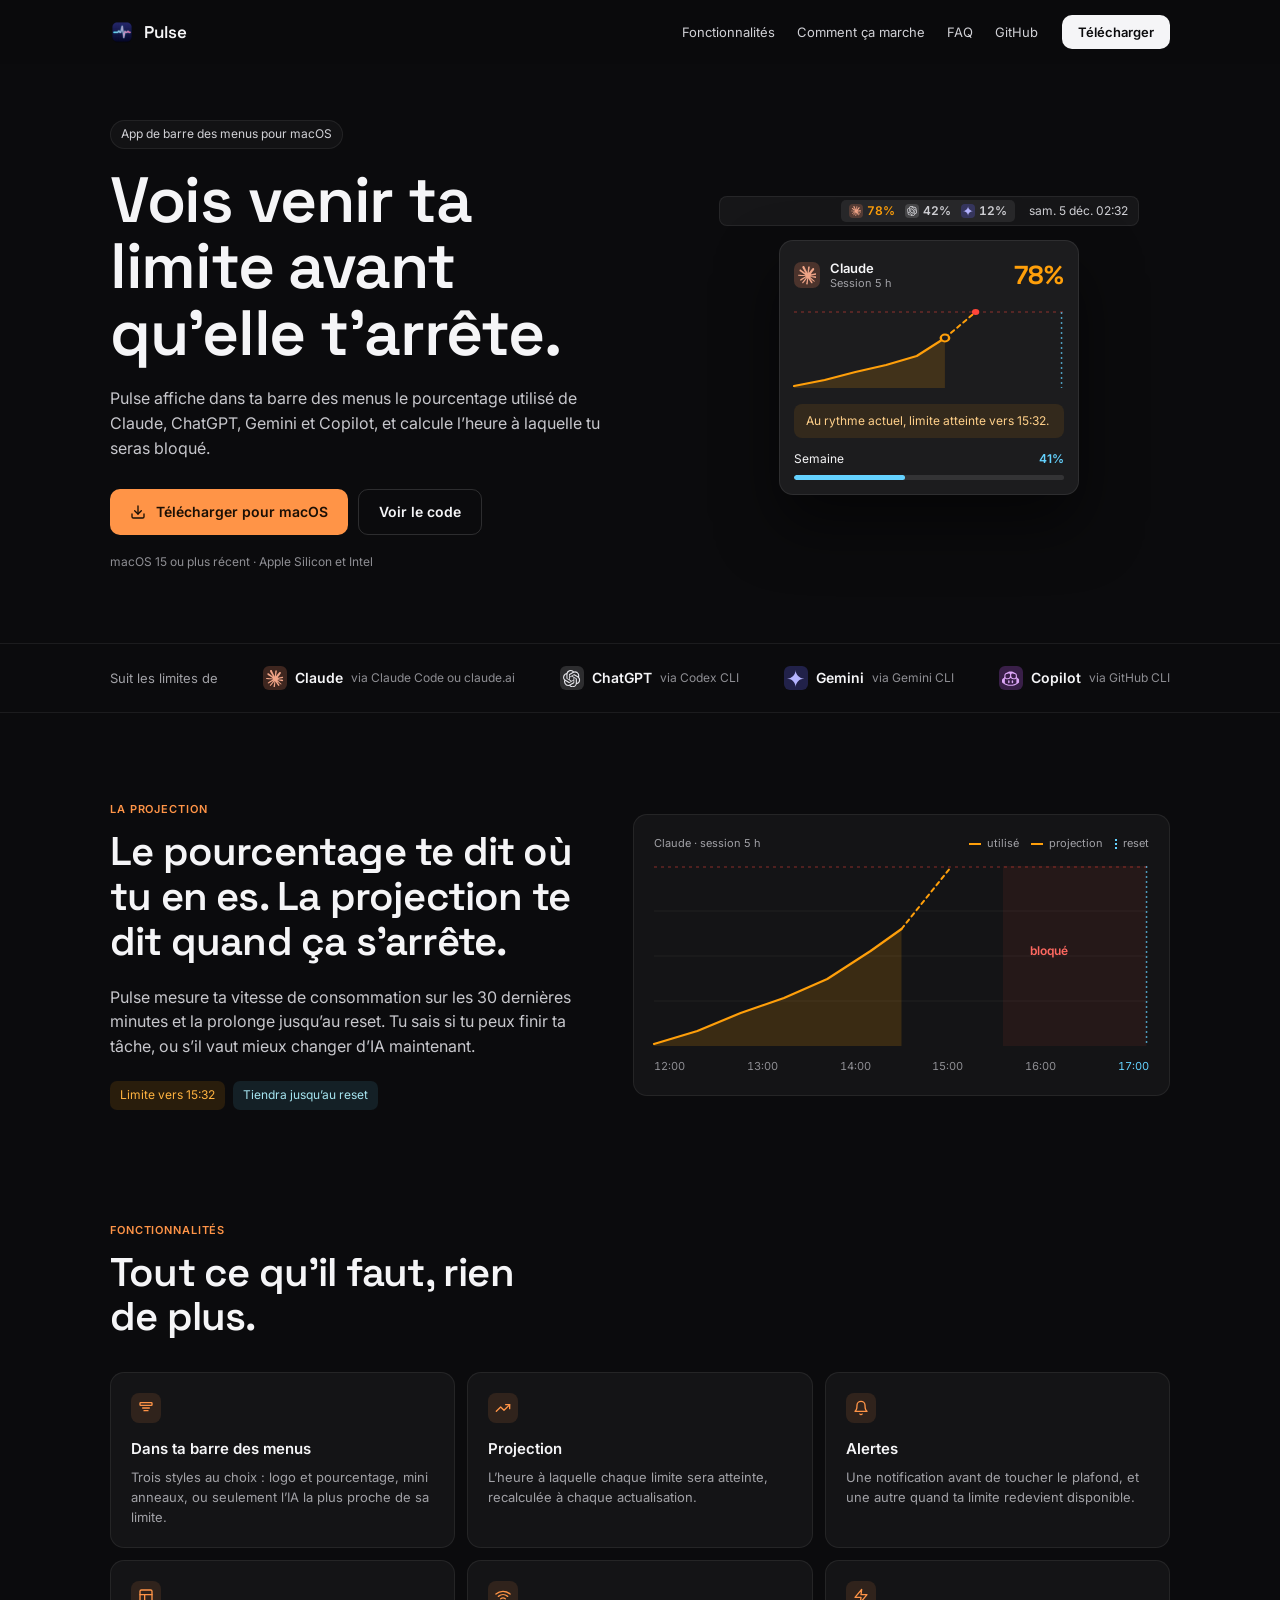
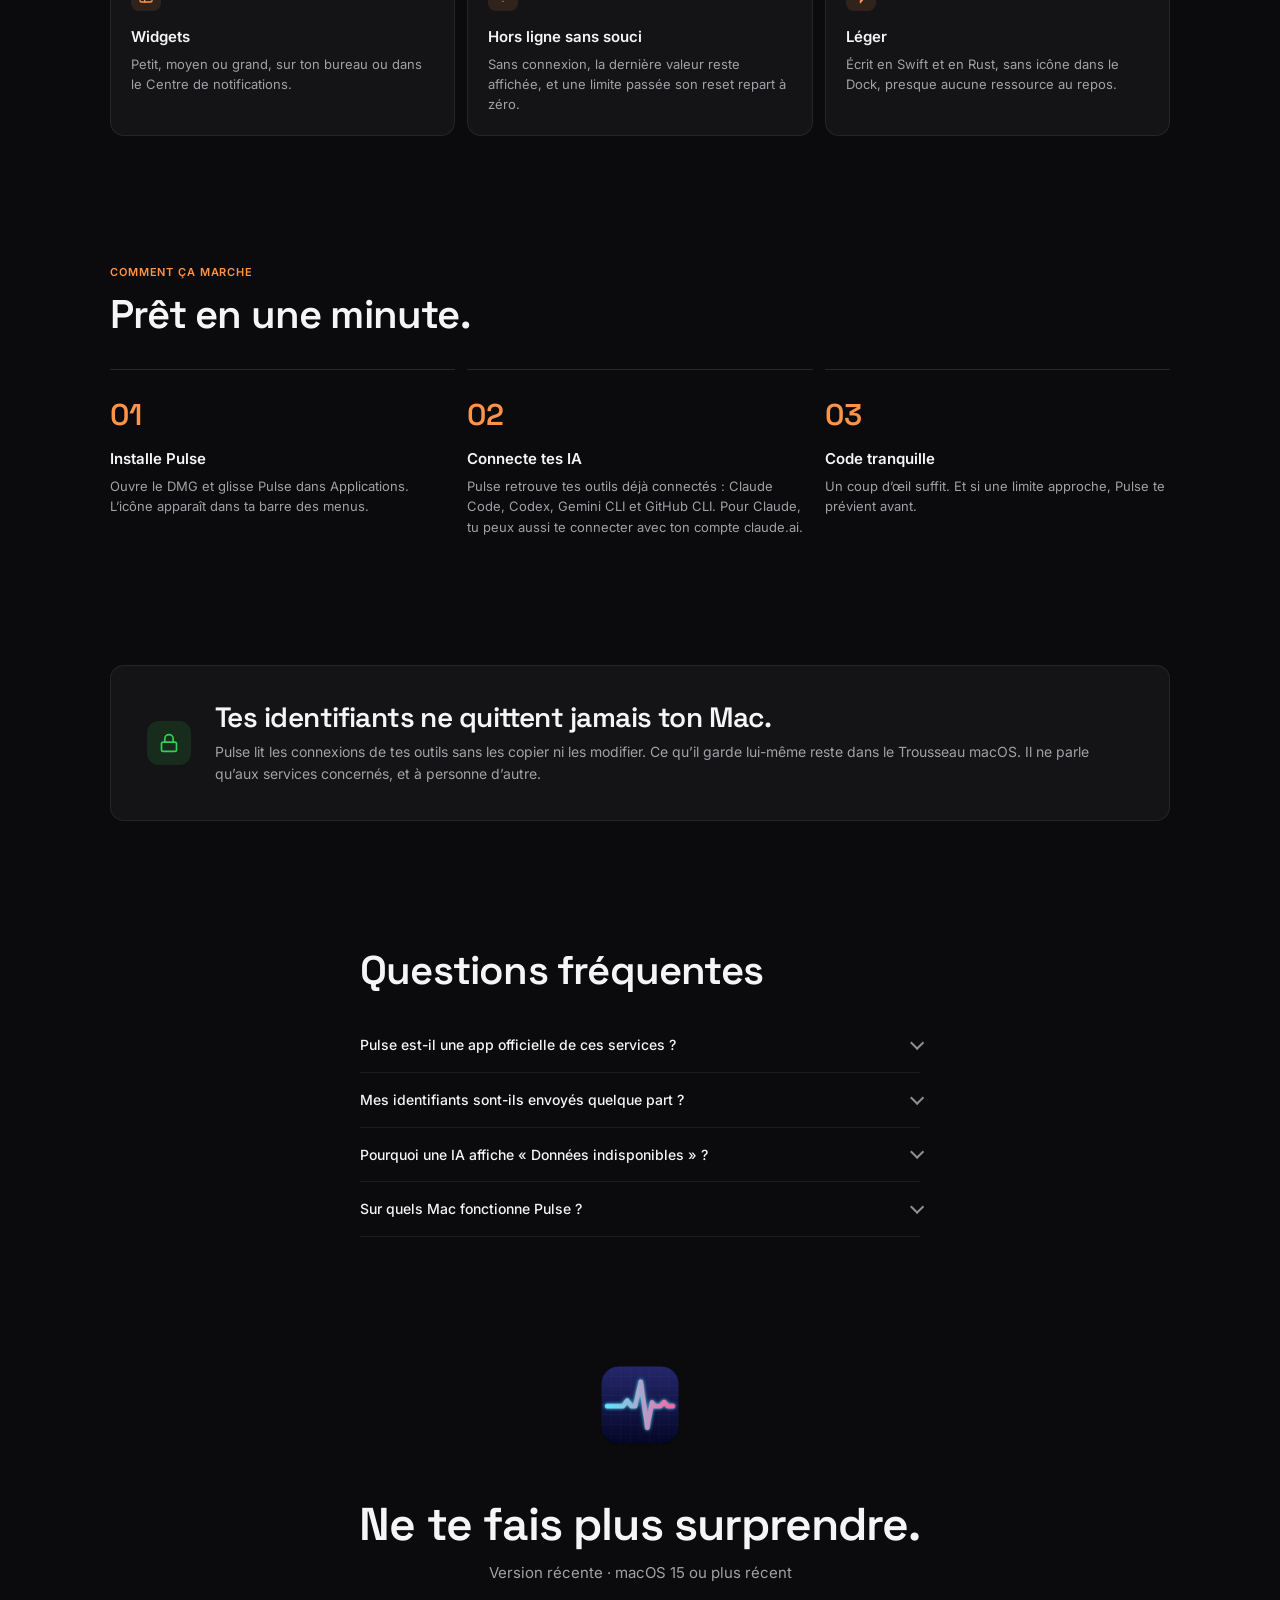
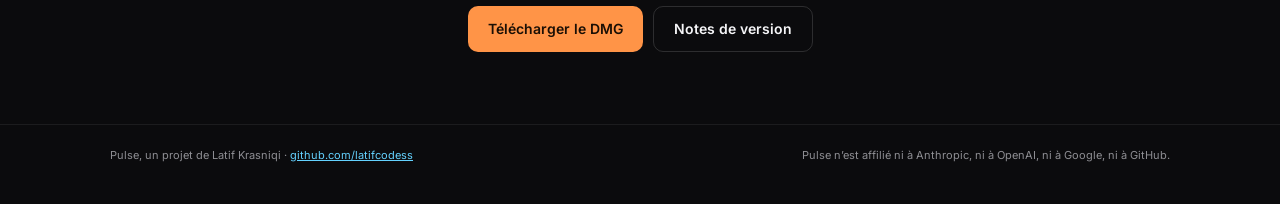
<file: site/index.html>
<!doctype html>
<html lang="fr">
<head>
  <meta charset="utf-8">
  <meta name="viewport" content="width=device-width, initial-scale=1">
  <title>Pulse — tes limites IA dans la barre des menus</title>
  <meta name="description" content="Pulse affiche dans ta barre des menus le pourcentage utilisé de Claude, ChatGPT, Gemini et Copilot, et calcule l'heure à laquelle tu seras bloqué.">
  <meta name="theme-color" content="#0B0B0D">
  <link rel="icon" type="image/png" href="assets/favicon.png">
  <link rel="preconnect" href="https://fonts.googleapis.com">
  <link rel="preconnect" href="https://fonts.gstatic.com" crossorigin>
  <link href="https://fonts.googleapis.com/css2?family=Inter:wght@400;500;600&family=Space+Grotesk:wght@500;600;700&display=swap" rel="stylesheet">
  <link rel="stylesheet" href="styles.css">
</head>
<body>
  <!-- Les logos des IA (Simple Icons, CC0), réutilisés dans la page. -->
  <svg width="0" height="0" style="position:absolute" aria-hidden="true">
    <symbol id="logo-claude" viewBox="0 0 24 24"><path fill="currentColor" d="m4.7144 15.9555 4.7174-2.6471.079-.2307-.079-.1275h-.2307l-.7893-.0486-2.6956-.0729-2.3375-.0971-2.2646-.1214-.5707-.1215-.5343-.7042.0546-.3522.4797-.3218.686.0608 1.5179.1032 2.2767.1578 1.6514.0972 2.4468.255h.3886l.0546-.1579-.1336-.0971-.1032-.0972L6.973 9.8356l-2.55-1.6879-1.3356-.9714-.7225-.4918-.3643-.4614-.1578-1.0078.6557-.7225.8803.0607.2246.0607.8925.686 1.9064 1.4754 2.4893 1.8336.3643.3035.1457-.1032.0182-.0728-.164-.2733-1.3539-2.4467-1.445-2.4893-.6435-1.032-.17-.6194c-.0607-.255-.1032-.4674-.1032-.7285L6.287.1335 6.6997 0l.9957.1336.419.3642.6192 1.4147 1.0018 2.2282 1.5543 3.0296.4553.8985.2429.8318.091.255h.1579v-.1457l.1275-1.706.2368-2.0947.2307-2.6957.0789-.7589.3764-.9107.7468-.4918.5828.2793.4797.686-.0668.4433-.2853 1.8517-.5586 2.9021-.3643 1.9429h.2125l.2429-.2429.9835-1.3053 1.6514-2.0643.7286-.8196.85-.9046.5464-.4311h1.0321l.759 1.1293-.34 1.1657-1.0625 1.3478-.8804 1.1414-1.2628 1.7-.7893 1.36.0729.1093.1882-.0183 2.8535-.607 1.5421-.2794 1.8396-.3157.8318.3886.091.3946-.3278.8075-1.967.4857-2.3072.4614-3.4364.8136-.0425.0304.0486.0607 1.5482.1457.6618.0364h1.621l3.0175.2247.7892.522.4736.6376-.079.4857-1.2142.6193-1.6393-.3886-3.825-.9107-1.3113-.3279h-.1822v.1093l1.0929 1.0686 2.0035 1.8092 2.5075 2.3314.1275.5768-.3218.4554-.34-.0486-2.2039-1.6575-.85-.7468-1.9246-1.621h-.1275v.17l.4432.6496 2.3436 3.5214.1214 1.0807-.17.3521-.6071.2125-.6679-.1214-1.3721-1.9246L14.38 17.959l-1.1414-1.9428-.1397.079-.674 7.2552-.3156.3703-.7286.2793-.6071-.4614-.3218-.7468.3218-1.4753.3886-1.9246.3157-1.53.2853-1.9004.17-.6314-.0121-.0425-.1397.0182-1.4328 1.9672-2.1796 2.9446-1.7243 1.8456-.4128.164-.7164-.3704.0667-.6618.4008-.5889 2.386-3.0357 1.4389-1.882.929-1.0868-.0062-.1579h-.0546l-6.3385 4.1164-1.1293.1457-.4857-.4554.0608-.7467.2307-.2429 1.9064-1.3114Z"/></symbol>
    <symbol id="logo-chatgpt" viewBox="0 0 24 24"><path fill="currentColor" d="M22.2819 9.8211a5.9847 5.9847 0 0 0-.5157-4.9108 6.0462 6.0462 0 0 0-6.5098-2.9A6.0651 6.0651 0 0 0 4.9807 4.1818a5.9847 5.9847 0 0 0-3.9977 2.9 6.0462 6.0462 0 0 0 .7427 7.0966 5.98 5.98 0 0 0 .511 4.9107 6.051 6.051 0 0 0 6.5146 2.9001A5.9847 5.9847 0 0 0 13.2599 24a6.0557 6.0557 0 0 0 5.7718-4.2058 5.9894 5.9894 0 0 0 3.9977-2.9001 6.0557 6.0557 0 0 0-.7475-7.0729zm-9.022 12.6081a4.4755 4.4755 0 0 1-2.8764-1.0408l.1419-.0804 4.7783-2.7582a.7948.7948 0 0 0 .3927-.6813v-6.7369l2.02 1.1686a.071.071 0 0 1 .038.052v5.5826a4.504 4.504 0 0 1-4.4945 4.4944zm-9.6607-4.1254a4.4708 4.4708 0 0 1-.5346-3.0137l.142.0852 4.783 2.7582a.7712.7712 0 0 0 .7806 0l5.8428-3.3685v2.3324a.0804.0804 0 0 1-.0332.0615L9.74 19.9502a4.4992 4.4992 0 0 1-6.1408-1.6464zM2.3408 7.8956a4.485 4.485 0 0 1 2.3655-1.9728V11.6a.7664.7664 0 0 0 .3879.6765l5.8144 3.3543-2.0201 1.1685a.0757.0757 0 0 1-.071 0l-4.8303-2.7865A4.504 4.504 0 0 1 2.3408 7.872zm16.5963 3.8558L13.1038 8.364 15.1192 7.2a.0757.0757 0 0 1 .071 0l4.8303 2.7913a4.4944 4.4944 0 0 1-.6765 8.1042v-5.6772a.79.79 0 0 0-.407-.667zm2.0107-3.0231l-.142-.0852-4.7735-2.7818a.7759.7759 0 0 0-.7854 0L9.409 9.2297V6.8974a.0662.0662 0 0 1 .0284-.0615l4.8303-2.7866a4.4992 4.4992 0 0 1 6.6802 4.66zM8.3065 12.863l-2.02-1.1638a.0804.0804 0 0 1-.038-.0567V6.0742a4.4992 4.4992 0 0 1 7.3757-3.4537l-.142.0805L8.704 5.459a.7948.7948 0 0 0-.3927.6813zm1.0976-2.3654l2.602-1.4998 2.6069 1.4998v2.9994l-2.5974 1.4997-2.6067-1.4997Z"/></symbol>
    <symbol id="logo-gemini" viewBox="0 0 24 24"><path fill="currentColor" d="M11.04 19.32Q12 21.51 12 24q0-2.49.93-4.68.96-2.19 2.58-3.81t3.81-2.55Q21.51 12 24 12q-2.49 0-4.68-.93a12.3 12.3 0 0 1-3.81-2.58 12.3 12.3 0 0 1-2.58-3.81Q12 2.49 12 0q0 2.49-.96 4.68-.93 2.19-2.55 3.81a12.3 12.3 0 0 1-3.81 2.58Q2.49 12 0 12q2.49 0 4.68.96 2.19.93 3.81 2.55t2.55 3.81"/></symbol>
    <symbol id="logo-copilot" viewBox="0 0 24 24"><path fill="currentColor" d="M23.922 16.997C23.061 18.492 18.063 22.02 12 22.02 5.937 22.02.939 18.492.078 16.997A.641.641 0 0 1 0 16.741v-2.869a.883.883 0 0 1 .053-.22c.372-.935 1.347-2.292 2.605-2.656.167-.429.414-1.055.644-1.517a10.098 10.098 0 0 1-.052-1.086c0-1.331.282-2.499 1.132-3.368.397-.406.89-.717 1.474-.952C7.255 2.937 9.248 1.98 11.978 1.98c2.731 0 4.767.957 6.166 2.093.584.235 1.077.546 1.474.952.85.869 1.132 2.037 1.132 3.368 0 .368-.014.733-.052 1.086.23.462.477 1.088.644 1.517 1.258.364 2.233 1.721 2.605 2.656a.841.841 0 0 1 .053.22v2.869a.641.641 0 0 1-.078.256Zm-11.75-5.992h-.344a4.359 4.359 0 0 1-.355.508c-.77.947-1.918 1.492-3.508 1.492-1.725 0-2.989-.359-3.782-1.259a2.137 2.137 0 0 1-.085-.104L4 11.746v6.585c1.435.779 4.514 2.179 8 2.179 3.486 0 6.565-1.4 8-2.179v-6.585l-.098-.104s-.033.045-.085.104c-.793.9-2.057 1.259-3.782 1.259-1.59 0-2.738-.545-3.508-1.492a4.359 4.359 0 0 1-.355-.508Zm2.328 3.25c.549 0 1 .451 1 1v2c0 .549-.451 1-1 1-.549 0-1-.451-1-1v-2c0-.549.451-1 1-1Zm-5 0c.549 0 1 .451 1 1v2c0 .549-.451 1-1 1-.549 0-1-.451-1-1v-2c0-.549.451-1 1-1Zm3.313-6.185c.136 1.057.403 1.913.878 2.497.442.544 1.134.938 2.344.938 1.573 0 2.292-.337 2.657-.751.384-.435.558-1.15.558-2.361 0-1.14-.243-1.847-.705-2.319-.477-.488-1.319-.862-2.824-1.025-1.487-.161-2.192.138-2.533.529-.269.307-.437.808-.438 1.578v.021c0 .265.021.562.063.893Zm-1.626 0c.042-.331.063-.628.063-.894v-.02c-.001-.77-.169-1.271-.438-1.578-.341-.391-1.046-.69-2.533-.529-1.505.163-2.347.537-2.824 1.025-.462.472-.705 1.179-.705 2.319 0 1.211.175 1.926.558 2.361.365.414 1.084.751 2.657.751 1.21 0 1.902-.394 2.344-.938.475-.584.742-1.44.878-2.497Z"/></symbol>
  </svg>

  <header class="nav">
    <div class="container nav-inner">
      <a class="brand" href="#">
        <img src="assets/favicon.png" alt="" width="24" height="24">
        <span>Pulse</span>
      </a>
      <nav class="nav-links" aria-label="Navigation principale">
        <a href="#fonctionnalites">Fonctionnalités</a>
        <a href="#comment">Comment ça marche</a>
        <a href="#faq">FAQ</a>
        <a href="https://github.com/latifcodess/Pulse">GitHub</a>
      </nav>
      <a class="btn btn-light btn-small" data-download href="https://github.com/latifcodess/Pulse/releases/latest">Télécharger</a>
    </div>
  </header>

  <main>
    <!-- Accroche -->
    <section class="hero container">
      <div class="hero-text">
        <span class="pill">App de barre des menus pour macOS</span>
        <h1>Vois venir ta limite avant qu’elle t’arrête.</h1>
        <p class="lead">Pulse affiche dans ta barre des menus le pourcentage utilisé de Claude, ChatGPT, Gemini et Copilot, et calcule l’heure à laquelle tu seras bloqué.</p>
        <div class="actions">
          <a class="btn btn-accent" data-download href="https://github.com/latifcodess/Pulse/releases/latest">
            <svg class="icon" viewBox="0 0 24 24" aria-hidden="true"><path d="M21 15v4a2 2 0 0 1-2 2H5a2 2 0 0 1-2-2v-4"/><polyline points="7 10 12 15 17 10"/><line x1="12" y1="15" x2="12" y2="3"/></svg>
            Télécharger pour macOS
          </a>
          <a class="btn btn-outline" href="https://github.com/latifcodess/Pulse">Voir le code</a>
        </div>
        <p class="fine">macOS 15 ou plus récent · Apple Silicon et Intel</p>
      </div>

      <div class="hero-visual" aria-label="Aperçu de Pulse : Claude à 78 %, limite atteinte vers 15:32">
        <div class="menubar">
          <span class="chips">
            <span class="chip"><span class="logo-sq claude"><svg><use href="#logo-claude"/></svg></span><b class="warn">78%</b></span>
            <span class="chip"><span class="logo-sq chatgpt"><svg><use href="#logo-chatgpt"/></svg></span><b>42%</b></span>
            <span class="chip"><span class="logo-sq gemini"><svg><use href="#logo-gemini"/></svg></span><b>12%</b></span>
          </span>
          <span class="clock" data-clock>mer. 18 nov. 19:20</span>
        </div>
        <div class="popover">
          <div class="popover-head">
            <span class="logo-sq claude big"><svg><use href="#logo-claude"/></svg></span>
            <span class="popover-title"><b>Claude</b><small>Session 5 h</small></span>
            <span class="popover-percent">78%</span>
          </div>
          <svg class="mini-chart" viewBox="0 0 220 80" preserveAspectRatio="none" aria-hidden="true">
            <line x1="0" y1="4" x2="220" y2="4" class="limit-line"/>
            <line x1="218" y1="4" x2="218" y2="80" class="reset-line"/>
            <path d="M0,78 L25,72 L50,64 L75,57 L100,48 L123,30 L123,80 L0,80 Z" class="area"/>
            <path d="M0,78 L25,72 L50,64 L75,57 L100,48 L123,30" class="used"/>
            <path d="M123,30 L148,4" class="projection"/>
            <circle cx="123" cy="30" r="3.4" class="now"/>
            <circle cx="148" cy="4" r="3" class="full"/>
          </svg>
          <p class="banner">Au rythme actuel, limite atteinte vers 15:32.</p>
          <div class="limit">
            <div class="limit-row"><span>Semaine</span><b class="normal">41%</b></div>
            <div class="bar"><span style="width:41%"></span></div>
          </div>
        </div>
      </div>
    </section>

    <!-- IA prises en charge -->
    <section class="supported" aria-label="IA prises en charge">
      <div class="container supported-inner">
        <span class="muted">Suit les limites de</span>
        <span class="ai"><span class="logo-sq claude"><svg><use href="#logo-claude"/></svg></span><b>Claude</b><small>via Claude Code ou claude.ai</small></span>
        <span class="ai"><span class="logo-sq chatgpt"><svg><use href="#logo-chatgpt"/></svg></span><b>ChatGPT</b><small>via Codex CLI</small></span>
        <span class="ai"><span class="logo-sq gemini"><svg><use href="#logo-gemini"/></svg></span><b>Gemini</b><small>via Gemini CLI</small></span>
        <span class="ai"><span class="logo-sq copilot"><svg><use href="#logo-copilot"/></svg></span><b>Copilot</b><small>via GitHub CLI</small></span>
      </div>
    </section>

    <!-- La projection -->
    <section class="projection-section container">
      <div>
        <span class="eyebrow">La projection</span>
        <h2>Le pourcentage te dit où tu en es. La projection te dit quand ça s’arrête.</h2>
        <p class="lead">Pulse mesure ta vitesse de consommation sur les 30 dernières minutes et la prolonge jusqu’au reset. Tu sais si tu peux finir ta tâche, ou s’il vaut mieux changer d’IA maintenant.</p>
        <div class="tags">
          <span class="tag tag-warn">Limite vers 15:32</span>
          <span class="tag tag-ok">Tiendra jusqu’au reset</span>
        </div>
      </div>
      <figure class="chart-card" aria-label="Utilisation de la session de Claude : limite atteinte vers 15:32, bloqué jusqu’au reset de 17:00">
        <div class="chart-legend">
          <span>Claude · session 5 h</span>
          <span class="legend"><i class="l-used"></i>utilisé <i class="l-proj"></i>projection <i class="l-reset"></i>reset</span>
        </div>
        <div class="chart-area">
          <svg viewBox="0 0 400 180" preserveAspectRatio="none" aria-hidden="true">
            <line x1="0" y1="45" x2="400" y2="45" class="grid"/>
            <line x1="0" y1="90" x2="400" y2="90" class="grid"/>
            <line x1="0" y1="135" x2="400" y2="135" class="grid"/>
            <rect x="282" y="0" width="116" height="180" class="blocked"/>
            <line x1="0" y1="1" x2="400" y2="1" class="limit-line"/>
            <line x1="398" y1="0" x2="398" y2="180" class="reset-line"/>
            <path d="M0,178 L35,165 L70,147 L105,132 L140,113 L175,85 L200,63 L200,180 L0,180 Z" class="area"/>
            <path d="M0,178 L35,165 L70,147 L105,132 L140,113 L175,85 L200,63" class="used"/>
            <path d="M200,63 L240,1" class="projection"/>
          </svg>
          <span class="blocked-label">bloqué</span>
        </div>
        <div class="chart-hours"><span>12:00</span><span>13:00</span><span>14:00</span><span>15:00</span><span>16:00</span><span class="reset">17:00</span></div>
      </figure>
    </section>

    <!-- Fonctionnalités -->
    <section id="fonctionnalites" class="container section">
      <span class="eyebrow">Fonctionnalités</span>
      <h2 class="narrow">Tout ce qu’il faut, rien de plus.</h2>
      <div class="features">
        <article class="card">
          <span class="feature-icon"><svg class="icon" viewBox="0 0 24 24" aria-hidden="true"><rect x="3" y="4" width="18" height="4" rx="1"/><path d="M7 12h10M9 16h6"/></svg></span>
          <h3>Dans ta barre des menus</h3>
          <p>Trois styles au choix : logo et pourcentage, mini anneaux, ou seulement l’IA la plus proche de sa limite.</p>
        </article>
        <article class="card">
          <span class="feature-icon"><svg class="icon" viewBox="0 0 24 24" aria-hidden="true"><polyline points="22 7 13.5 15.5 8.5 10.5 2 17"/><polyline points="16 7 22 7 22 13"/></svg></span>
          <h3>Projection</h3>
          <p>L’heure à laquelle chaque limite sera atteinte, recalculée à chaque actualisation.</p>
        </article>
        <article class="card">
          <span class="feature-icon"><svg class="icon" viewBox="0 0 24 24" aria-hidden="true"><path d="M6 8a6 6 0 0 1 12 0c0 7 3 9 3 9H3s3-2 3-9"/><path d="M10.3 21a1.94 1.94 0 0 0 3.4 0"/></svg></span>
          <h3>Alertes</h3>
          <p>Une notification avant de toucher le plafond, et une autre quand ta limite redevient disponible.</p>
        </article>
        <article class="card">
          <span class="feature-icon"><svg class="icon" viewBox="0 0 24 24" aria-hidden="true"><rect x="3" y="3" width="18" height="18" rx="2"/><path d="M3 10h18M10 21V10"/></svg></span>
          <h3>Widgets</h3>
          <p>Petit, moyen ou grand, sur ton bureau ou dans le Centre de notifications.</p>
        </article>
        <article class="card">
          <span class="feature-icon"><svg class="icon" viewBox="0 0 24 24" aria-hidden="true"><path d="M5 12.55a11 11 0 0 1 14.08 0"/><path d="M1.42 9a16 16 0 0 1 21.16 0"/><path d="M8.53 16.11a6 6 0 0 1 6.95 0"/><line x1="12" y1="20" x2="12.01" y2="20"/></svg></span>
          <h3>Hors ligne sans souci</h3>
          <p>Sans connexion, la dernière valeur reste affichée, et une limite passée son reset repart à zéro.</p>
        </article>
        <article class="card">
          <span class="feature-icon"><svg class="icon" viewBox="0 0 24 24" aria-hidden="true"><polygon points="13 2 3 14 12 14 11 22 21 10 12 10 13 2"/></svg></span>
          <h3>Léger</h3>
          <p>Écrit en Swift et en Rust, sans icône dans le Dock, presque aucune ressource au repos.</p>
        </article>
      </div>
    </section>

    <!-- Comment ça marche -->
    <section id="comment" class="container section">
      <span class="eyebrow">Comment ça marche</span>
      <h2>Prêt en une minute.</h2>
      <ol class="steps">
        <li>
          <span class="step-number">01</span>
          <h3>Installe Pulse</h3>
          <p>Ouvre le DMG et glisse Pulse dans Applications. L’icône apparaît dans ta barre des menus.</p>
        </li>
        <li>
          <span class="step-number">02</span>
          <h3>Connecte tes IA</h3>
          <p>Pulse retrouve tes outils déjà connectés : Claude Code, Codex, Gemini CLI et GitHub CLI. Pour Claude, tu peux aussi te connecter avec ton compte claude.ai.</p>
        </li>
        <li>
          <span class="step-number">03</span>
          <h3>Code tranquille</h3>
          <p>Un coup d’œil suffit. Et si une limite approche, Pulse te prévient avant.</p>
        </li>
      </ol>
    </section>

    <!-- Confidentialité -->
    <section class="container section">
      <div class="privacy card">
        <span class="lock"><svg class="icon" viewBox="0 0 24 24" aria-hidden="true"><rect x="3" y="11" width="18" height="11" rx="2"/><path d="M7 11V7a5 5 0 0 1 10 0v4"/></svg></span>
        <div>
          <h2>Tes identifiants ne quittent jamais ton Mac.</h2>
          <p>Pulse lit les connexions de tes outils sans les copier ni les modifier. Ce qu’il garde lui-même reste dans le Trousseau macOS. Il ne parle qu’aux services concernés, et à personne d’autre.</p>
        </div>
      </div>
    </section>

    <!-- FAQ -->
    <section id="faq" class="container section faq">
      <h2>Questions fréquentes</h2>
      <details>
        <summary>Pulse est-il une app officielle de ces services ?</summary>
        <p>Non. Pulse lit les mêmes informations d’utilisation que les outils officiels, mais n’est affilié à aucun de ces services.</p>
      </details>
      <details>
        <summary>Mes identifiants sont-ils envoyés quelque part ?</summary>
        <p>Non. Ils restent sur ton Mac, et Pulse ne contacte que le service concerné pour lire ton utilisation.</p>
      </details>
      <details>
        <summary>Pourquoi une IA affiche « Données indisponibles » ?</summary>
        <p>Le service a probablement changé le format de ses réponses. La dernière valeur connue reste affichée en attendant une mise à jour de Pulse.</p>
      </details>
      <details>
        <summary>Sur quels Mac fonctionne Pulse ?</summary>
        <p>Sur macOS 15 Sequoia ou plus récent, avec une puce Apple ou un processeur Intel.</p>
      </details>
    </section>

    <!-- Appel final -->
    <section class="container final">
      <img src="assets/icon.png" alt="Icône de Pulse" width="96" height="96">
      <h2>Ne te fais plus surprendre.</h2>
      <p class="muted">Version <span data-version>récente</span> · macOS 15 ou plus récent</p>
      <div class="actions center">
        <a class="btn btn-accent" data-download href="https://github.com/latifcodess/Pulse/releases/latest">Télécharger le DMG</a>
        <a class="btn btn-outline" data-notes href="https://github.com/latifcodess/Pulse/releases/latest">Notes de version</a>
      </div>
    </section>
  </main>

  <footer class="footer">
    <div class="container footer-inner">
      <span>Pulse, un projet de Latif Krasniqi · <a href="https://github.com/latifcodess">github.com/latifcodess</a></span>
      <span>Pulse n’est affilié ni à Anthropic, ni à OpenAI, ni à Google, ni à GitHub.</span>
    </div>
  </footer>

  <script src="script.js"></script>
</body>
</html>
</file>
<file: site/styles.css>
/* Site de Pulse — d'après la maquette « Landing page ». Thème sombre. */

:root {
  --bg: #0b0b0d;
  --card: #141416;
  --card-2: #18181b;
  --border: rgba(255, 255, 255, 0.07);
  --text: #f5f5f7;
  --secondary: #a1a1a6;
  --tertiary: #8e8e93;
  --accent: #ff9447;
  --warning: #ff9f0a;
  --warning-text: #ffb340;
  --critical: #ff453a;
  --blue: #64d2ff;
  --green: #30d158;
  --radius: 14px;
  --heading: "Space Grotesk", -apple-system, "SF Pro Display", sans-serif;
  --body: "Inter", -apple-system, "SF Pro Text", sans-serif;
}

* { box-sizing: border-box; }

html { scroll-behavior: smooth; }

body {
  margin: 0;
  overflow-x: hidden;
  background: var(--bg);
  color: var(--text);
  font-family: var(--body);
  font-size: 15px;
  line-height: 1.55;
  -webkit-font-smoothing: antialiased;
}

a { color: inherit; text-decoration: none; }

h1, h2, h3 { font-family: var(--heading); font-weight: 600; letter-spacing: -0.02em; margin: 0; }
h1 { font-size: clamp(42px, 6vw, 64px); line-height: 1.04; font-weight: 600; }
h2 { font-size: clamp(30px, 4vw, 40px); line-height: 1.12; }
h3 { font-family: var(--body); font-size: 15px; font-weight: 600; letter-spacing: 0; }
p { margin: 0; }

.container { width: min(1060px, 100% - 32px); margin: 0 auto; }
.section { padding: 64px 0; }
.muted { color: var(--secondary); }
.narrow { max-width: 420px; }

.icon {
  width: 16px; height: 16px;
  fill: none; stroke: currentColor; stroke-width: 2; stroke-linecap: round; stroke-linejoin: round;
}

/* ---------- Boutons ---------- */

.btn {
  display: inline-flex; align-items: center; gap: 10px;
  height: 46px; padding: 0 20px;
  border-radius: 10px;
  font-weight: 600; font-size: 14px;
  transition: transform 0.15s ease, background 0.15s ease, border-color 0.15s ease;
}
.btn:hover { transform: translateY(-1px); }
.btn-accent { background: var(--accent); color: #1a0f05; }
.btn-accent:hover { background: #ffa462; }
.btn-outline { border: 1px solid rgba(255, 255, 255, 0.14); color: var(--text); }
.btn-outline:hover { border-color: rgba(255, 255, 255, 0.3); }
.btn-light { background: var(--text); color: #0b0b0d; }
.btn-small { height: 34px; padding: 0 16px; font-size: 13px; }

.actions { display: flex; flex-wrap: wrap; gap: 10px; margin-top: 28px; }
.actions.center { justify-content: center; }

/* ---------- Navigation ---------- */

.nav {
  position: sticky; top: 0; z-index: 10;
  background: rgba(11, 11, 13, 0.8);
  backdrop-filter: blur(14px);
  -webkit-backdrop-filter: blur(14px);
}
.nav-inner { display: flex; align-items: center; height: 64px; gap: 24px; }
.brand { display: flex; align-items: center; gap: 10px; font-family: var(--heading); font-weight: 600; font-size: 17px; }
.brand img { border-radius: 6px; }
.nav-links { display: flex; gap: 22px; margin-left: auto; font-size: 13px; color: #d1d1d6; }
.nav-links a:hover { color: var(--text); }

/* ---------- Accroche ---------- */

.hero {
  display: grid; grid-template-columns: minmax(0, 1.1fr) minmax(0, 1fr); gap: 48px; align-items: center;
  padding: 56px 0 72px;
}
.pill {
  display: inline-block; padding: 4px 10px; margin-bottom: 18px;
  border: 1px solid var(--border); border-radius: 999px;
  font-size: 12px; color: #d1d1d6; background: rgba(255, 255, 255, 0.03);
}
.lead { color: #c7c7cc; font-size: 16px; margin-top: 20px; max-width: 520px; }
.fine { margin-top: 18px; font-size: 12px; color: var(--tertiary); }

.hero-visual { display: flex; flex-direction: column; align-items: center; gap: 14px; }

.menubar {
  width: 100%; max-width: 420px;
  display: flex; justify-content: flex-end; align-items: center; gap: 14px;
  height: 30px; padding: 0 10px;
  background: #161618; border: 1px solid var(--border); border-radius: 8px;
  font-size: 12px; color: #d1d1d6;
}
.chips { display: flex; gap: 10px; padding: 0 8px; height: 22px; align-items: center; border-radius: 5px; background: rgba(255, 255, 255, 0.08); }
.chip { display: flex; align-items: center; gap: 4px; }
.chip b { font-weight: 600; font-variant-numeric: tabular-nums; }
.warn { color: var(--warning); }
.normal { color: var(--blue); }

.popover {
  width: 100%; max-width: 300px;
  background: #1c1c1e; border: 1px solid rgba(255, 255, 255, 0.08); border-radius: var(--radius);
  padding: 14px;
  box-shadow: 0 30px 60px rgba(0, 0, 0, 0.5);
}
.popover-head { display: flex; align-items: center; gap: 10px; }
.popover-title { display: flex; flex-direction: column; line-height: 1.25; }
.popover-title b { font-size: 13px; font-weight: 600; }
.popover-title small { font-size: 11px; color: var(--secondary); }
.popover-percent { margin-left: auto; font-family: var(--heading); font-size: 26px; font-weight: 700; color: var(--warning); }

.mini-chart { width: 100%; height: 80px; margin: 12px 0 10px; overflow: visible; }

/* Traits communs aux graphiques */
.area { fill: rgba(255, 159, 10, 0.16); }
.used { fill: none; stroke: var(--warning); stroke-width: 2.2; stroke-linejoin: round; stroke-linecap: round; vector-effect: non-scaling-stroke; }
.projection { fill: none; stroke: var(--warning); stroke-width: 2; stroke-dasharray: 4 4; stroke-linecap: round; vector-effect: non-scaling-stroke; }
.limit-line { stroke: rgba(255, 69, 58, 0.5); stroke-width: 1; stroke-dasharray: 3 4; vector-effect: non-scaling-stroke; }
.reset-line { stroke: rgba(100, 210, 255, 0.7); stroke-width: 1.5; stroke-dasharray: 2 3; vector-effect: non-scaling-stroke; }
.grid { stroke: rgba(255, 255, 255, 0.05); stroke-width: 1; vector-effect: non-scaling-stroke; }
.now { fill: #1c1c1e; stroke: var(--warning); stroke-width: 2; }
.full { fill: var(--critical); }

.banner {
  padding: 8px 12px; border-radius: 8px;
  background: rgba(255, 159, 10, 0.1); color: #ffd08a; font-size: 12px;
}
.limit { margin-top: 12px; }
.limit-row { display: flex; justify-content: space-between; font-size: 12px; margin-bottom: 6px; }
.limit-row b { font-weight: 600; }
.bar { height: 5px; border-radius: 3px; background: rgba(255, 255, 255, 0.1); overflow: hidden; }
.bar span { display: block; height: 100%; border-radius: 3px; background: var(--blue); }

/* ---------- Logos des IA ---------- */

.logo-sq {
  display: inline-grid; place-items: center; flex-shrink: 0;
  width: 14px; height: 14px; border-radius: 4px;
}
.logo-sq svg { width: 72%; height: 72%; }
.logo-sq.big { width: 26px; height: 26px; border-radius: 7px; }
.logo-sq.claude { background: rgba(217, 119, 87, 0.25); color: #f0a487; }
.logo-sq.chatgpt { background: rgba(255, 255, 255, 0.14); color: #e5e5ea; }
.logo-sq.gemini { background: rgba(94, 92, 230, 0.28); color: #b4b3ff; }
.logo-sq.copilot { background: rgba(191, 90, 242, 0.26); color: #dda6f7; }

/* ---------- IA prises en charge ---------- */

.supported { border-top: 1px solid var(--border); border-bottom: 1px solid var(--border); }
.supported-inner { display: flex; align-items: center; justify-content: space-between; flex-wrap: wrap; gap: 18px 28px; padding: 22px 0; font-size: 13px; }
.ai { display: flex; align-items: center; gap: 8px; }
.ai .logo-sq { width: 24px; height: 24px; border-radius: 6px; }
.ai b { font-weight: 600; font-size: 14px; }
.ai small { color: var(--tertiary); font-size: 12px; }

/* ---------- La projection ---------- */

.eyebrow {
  display: block; margin-bottom: 12px;
  color: var(--accent); font-size: 11px; font-weight: 600; letter-spacing: 0.08em; text-transform: uppercase;
}
.projection-section { display: grid; grid-template-columns: minmax(0, 1fr) minmax(0, 1.15fr); gap: 56px; align-items: center; padding: 88px 0 48px; }
.tags { display: flex; flex-wrap: wrap; gap: 8px; margin-top: 22px; }
.tag { padding: 5px 10px; border-radius: 7px; font-size: 12px; }
.tag-warn { background: rgba(255, 159, 10, 0.12); color: var(--warning-text); }
.tag-ok { background: rgba(100, 210, 255, 0.1); color: #a5e4f0; }

.chart-card {
  margin: 0; padding: 20px;
  background: var(--card); border: 1px solid var(--border); border-radius: var(--radius);
}
.chart-legend { display: flex; justify-content: space-between; flex-wrap: wrap; gap: 8px; font-size: 11px; color: var(--secondary); margin-bottom: 14px; }
.legend { display: flex; align-items: center; gap: 6px; }
.legend i { display: inline-block; width: 12px; height: 0; margin-left: 6px; }
.l-used { border-top: 2px solid var(--warning); }
.l-proj { border-top: 2px dashed var(--warning); }
.l-reset { width: 0 !important; height: 10px !important; border-left: 2px dotted var(--blue); }
.legend i:first-child { margin-left: 0; }

.chart-area { position: relative; }
.chart-area svg { display: block; width: 100%; height: 180px; overflow: visible; }
.blocked { fill: rgba(255, 69, 58, 0.07); }
.blocked-label { position: absolute; left: 76%; top: 42%; font-size: 12px; font-weight: 600; color: #ff6961; }
.chart-hours { display: flex; justify-content: space-between; margin-top: 12px; font-size: 11px; color: var(--tertiary); font-variant-numeric: tabular-nums; }
.chart-hours .reset { color: var(--blue); }

/* ---------- Fonctionnalités ---------- */

.card { background: var(--card); border: 1px solid var(--border); border-radius: var(--radius); }
.features { display: grid; grid-template-columns: repeat(3, 1fr); gap: 12px; margin-top: 32px; }
.features .card { padding: 20px; }
.features h3 { margin: 14px 0 6px; }
.features p { color: var(--secondary); font-size: 13px; }
.feature-icon {
  display: inline-grid; place-items: center;
  width: 30px; height: 30px; border-radius: 8px;
  background: rgba(255, 148, 71, 0.12); color: var(--accent);
}

/* ---------- Étapes ---------- */

.steps { list-style: none; padding: 0; margin: 32px 0 0; display: grid; grid-template-columns: repeat(3, 1fr); gap: 12px; }
.steps li { border-top: 1px solid rgba(255, 255, 255, 0.12); padding-top: 22px; }
.step-number { display: block; font-family: var(--heading); font-size: 30px; font-weight: 600; color: var(--accent); margin-bottom: 8px; }
.steps h3 { margin-bottom: 6px; }
.steps p { color: var(--secondary); font-size: 13px; }

/* ---------- Confidentialité ---------- */

.privacy { display: flex; gap: 24px; align-items: center; padding: 36px; }
.privacy h2 { font-size: clamp(22px, 2.6vw, 28px); margin-bottom: 8px; }
.privacy p { color: var(--secondary); font-size: 14px; }
.lock {
  display: grid; place-items: center; flex-shrink: 0;
  width: 44px; height: 44px; border-radius: 12px;
  background: rgba(48, 209, 88, 0.12); color: var(--green);
}
.lock .icon { width: 20px; height: 20px; }

/* ---------- FAQ ---------- */

.faq { max-width: 560px; }
.faq h2 { margin-bottom: 24px; }
details { border-bottom: 1px solid var(--border); }
summary {
  list-style: none; cursor: pointer;
  display: flex; justify-content: space-between; align-items: center; gap: 16px;
  padding: 16px 0; font-size: 14px; font-weight: 500;
}
summary::-webkit-details-marker { display: none; }
summary::after {
  content: ""; width: 8px; height: 8px; flex-shrink: 0;
  border-right: 2px solid var(--tertiary); border-bottom: 2px solid var(--tertiary);
  transform: rotate(45deg) translateY(-3px); transition: transform 0.2s ease;
}
details[open] summary::after { transform: rotate(-135deg) translateY(-1px); }
details p { padding: 0 0 18px; color: var(--secondary); font-size: 14px; }

/* ---------- Appel final ---------- */

.final { text-align: center; padding: 56px 0 72px; }
.final img { border-radius: 22px; margin-bottom: 40px; }
.final h2 { font-size: clamp(32px, 4.5vw, 46px); margin-bottom: 10px; }
.final .actions { margin-top: 22px; }

/* ---------- Pied de page ---------- */

.footer { border-top: 1px solid var(--border); }
.footer-inner { display: flex; justify-content: space-between; flex-wrap: wrap; gap: 8px; padding: 22px 0 40px; font-size: 11px; color: var(--tertiary); }
.footer a { color: var(--blue); text-decoration: underline; }

/* ---------- Petits écrans ---------- */

@media (max-width: 880px) {
  .hero, .projection-section { grid-template-columns: minmax(0, 1fr); gap: 40px; }
  .hero { padding-top: 32px; }
  .features, .steps { grid-template-columns: 1fr 1fr; }
  .nav-links { display: none; }
  .nav-inner .btn { margin-left: auto; }
}

@media (max-width: 560px) {
  .features, .steps { grid-template-columns: 1fr; }
  .privacy { flex-direction: column; align-items: flex-start; padding: 24px; }
  .supported-inner { justify-content: flex-start; }
  .chips .chip:nth-child(3) { display: none; }
}

@media (prefers-reduced-motion: reduce) {
  html { scroll-behavior: auto; }
  .btn, summary::after { transition: none; }
}
</file>
